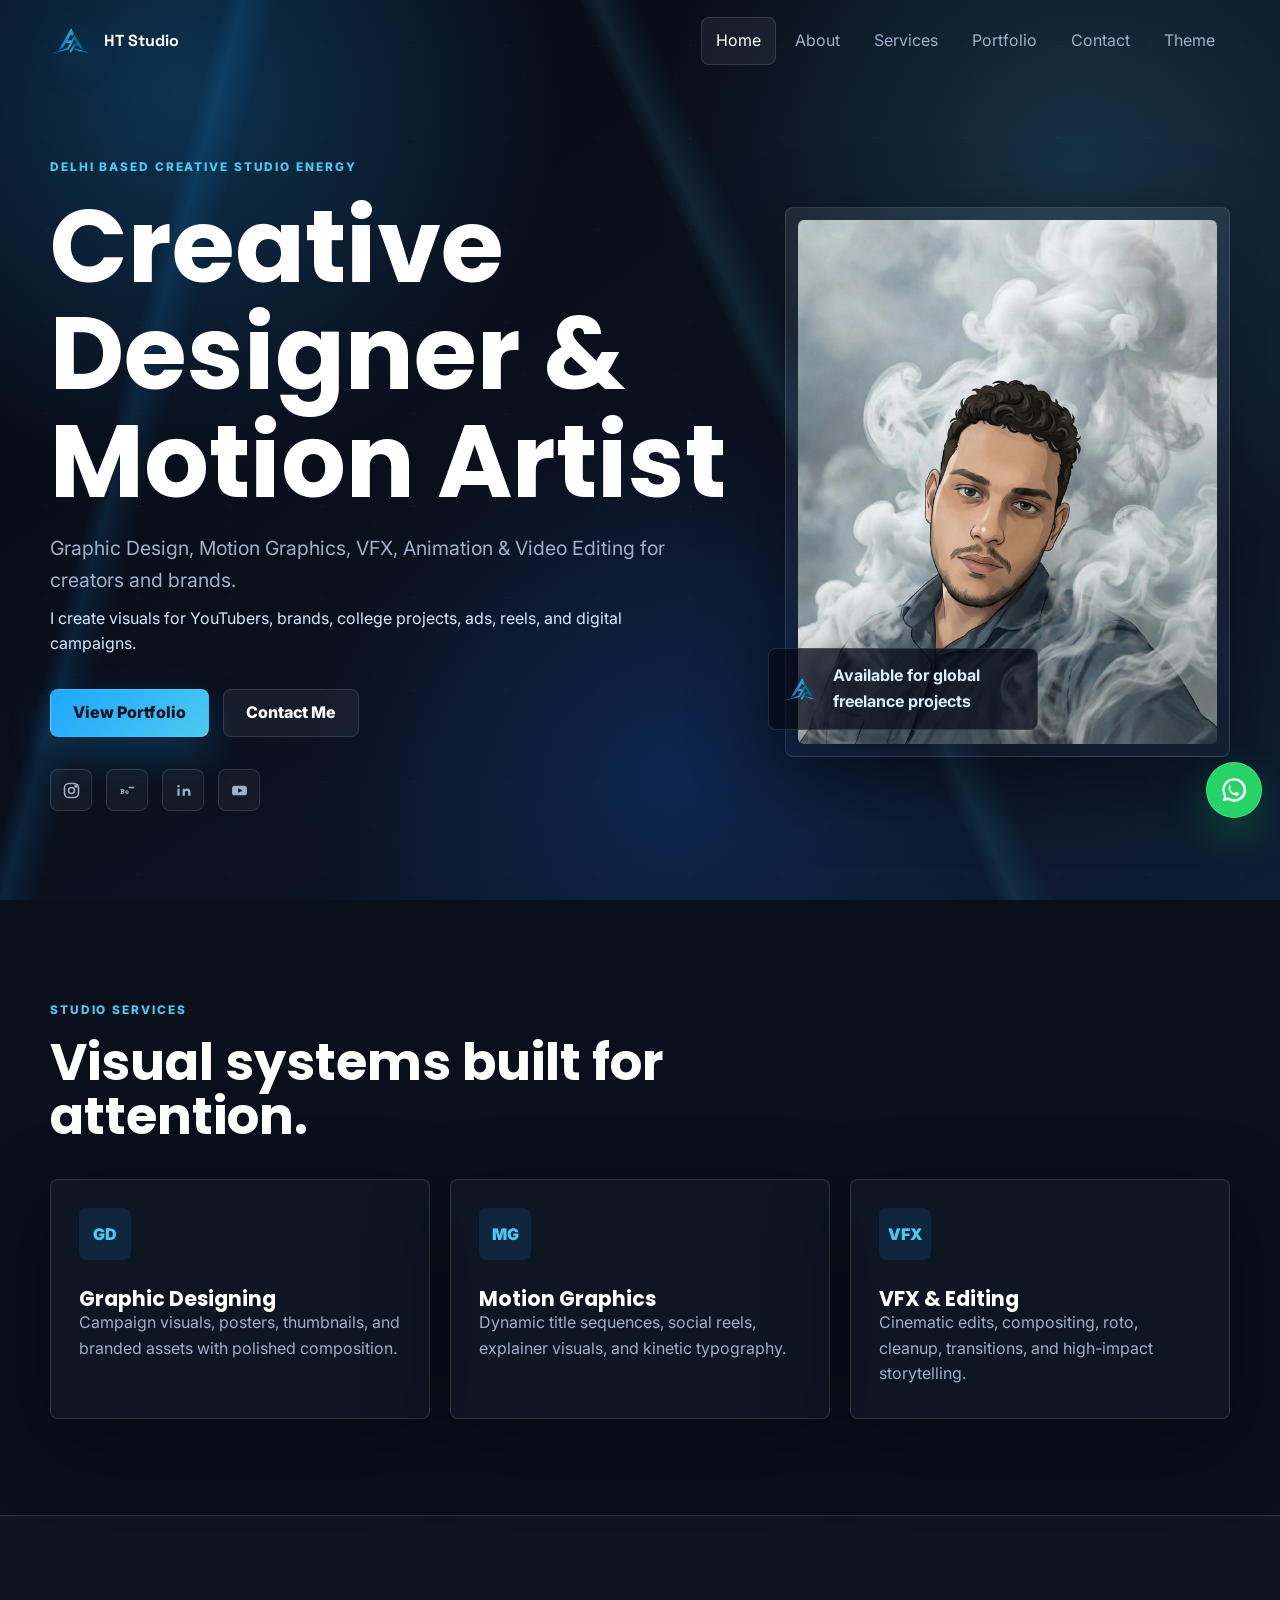
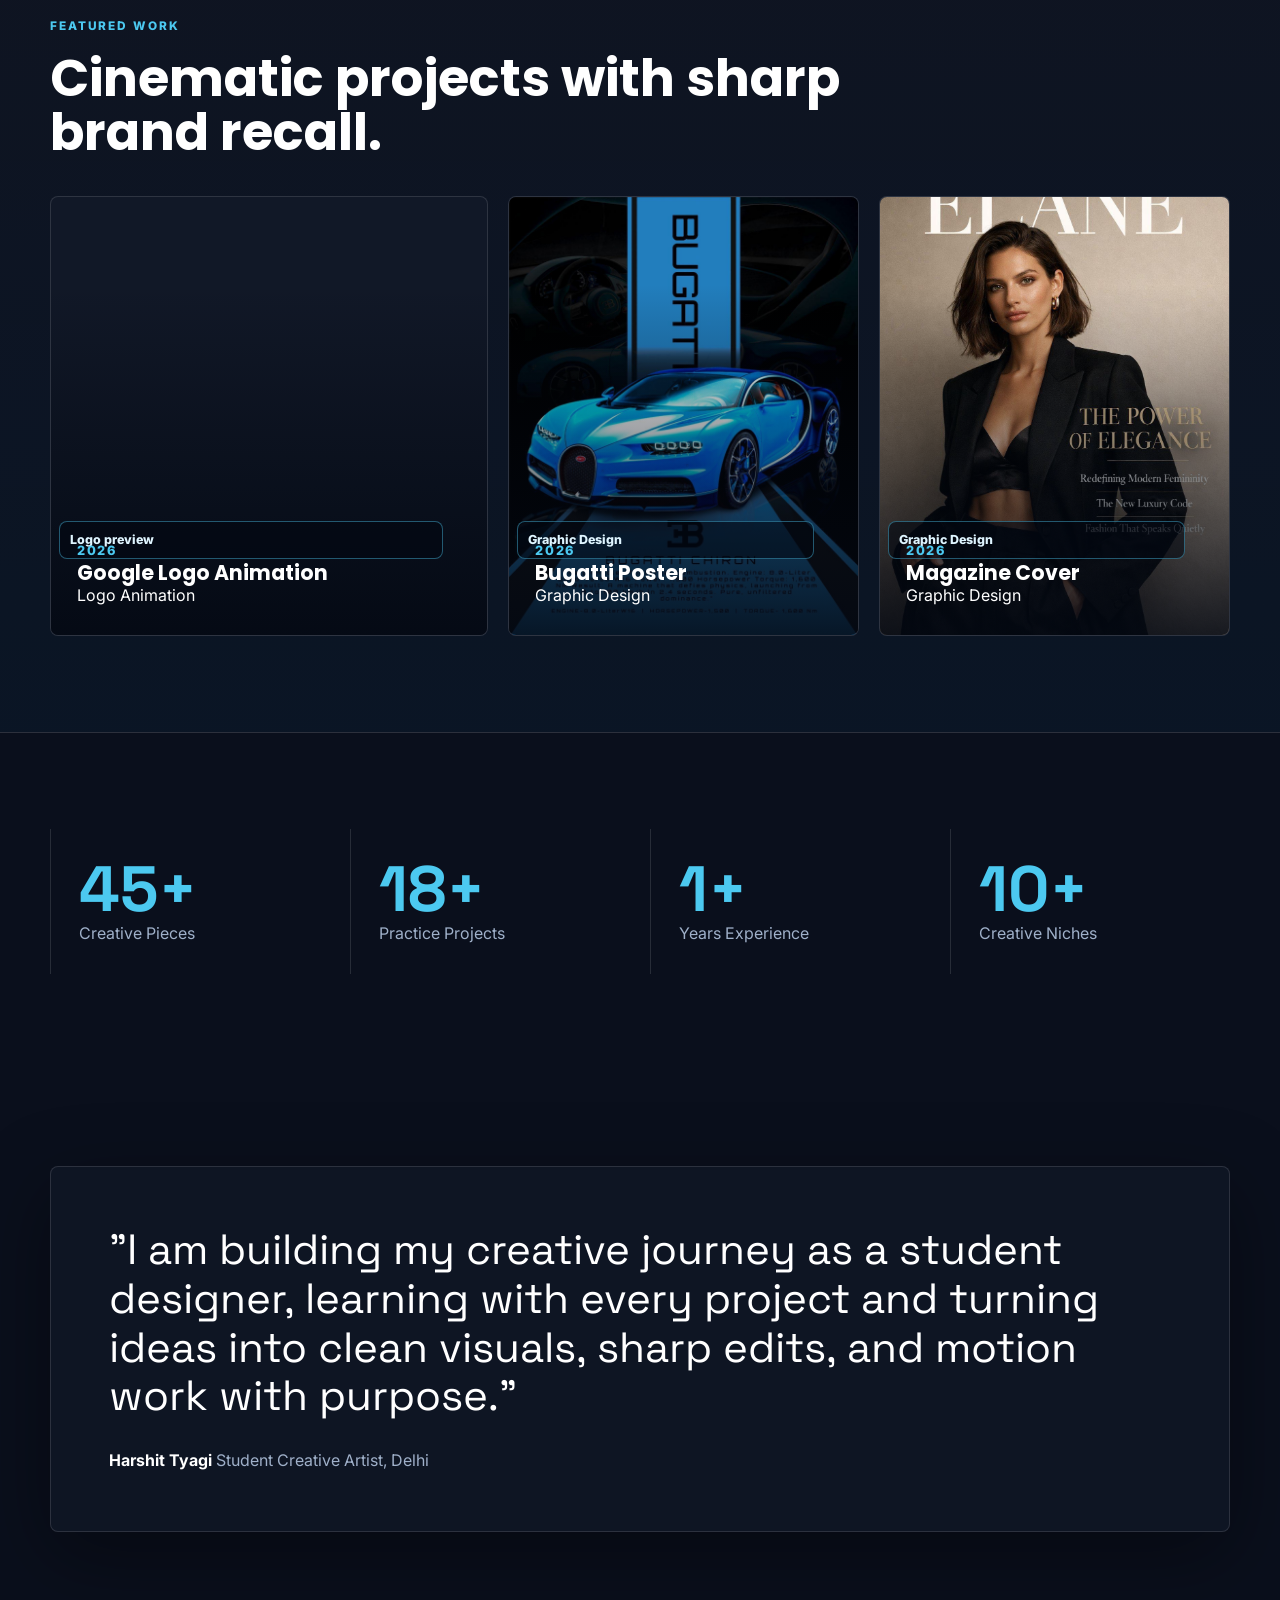
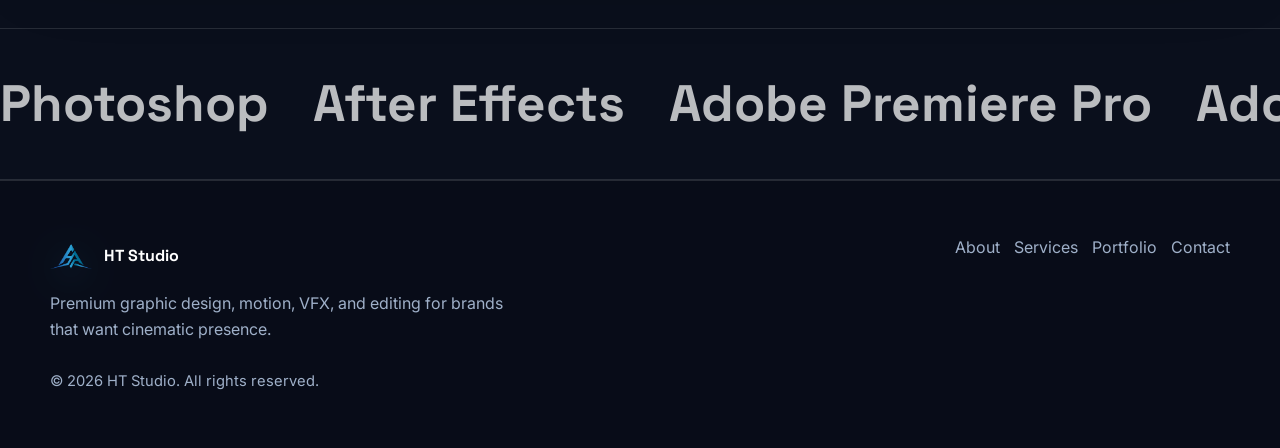
<file: index.html>
<!DOCTYPE html>
<html lang="en">
<head>
  <meta charset="UTF-8">
  <meta name="viewport" content="width=device-width, initial-scale=1.0">
  <meta name="description" content="HT Studio is a creative design and motion studio by Harshit Tyagi, specializing in graphic design, motion graphics, VFX, logo design, 2D animation, and video editing.">
  <meta name="keywords" content="HT Studio, Harshit Tyagi, graphic designer Delhi, motion graphics, VFX, video editor, logo designer, creative freelancer">
  <meta name="author" content="HT Studio">
  <title>HT Studio | Creative Design & Motion Studio</title>
  <link rel="icon" type="image/png" href="assets/images/logo.png">
  <link rel="apple-touch-icon" href="assets/images/logo.png">
  <meta property="og:type" content="website">
  <meta property="og:title" content="HT Studio | Creative Design & Motion Studio">
  <meta property="og:description" content="Graphic design, motion graphics, VFX, animation, and video editing for creators, brands, college projects, ads, reels, and digital campaigns.">
  <meta property="og:image" content="assets/images/profile.jpg">
  <meta name="twitter:card" content="summary_large_image">
  <meta name="twitter:title" content="HT Studio | Creative Design & Motion Studio">
  <meta name="twitter:description" content="Graphic design, motion graphics, VFX, animation, and video editing for creators and brands.">
  <meta name="twitter:image" content="assets/images/profile.jpg">
  <link rel="preconnect" href="https://fonts.googleapis.com">
  <link rel="preconnect" href="https://fonts.gstatic.com" crossorigin>
  <link href="https://fonts.googleapis.com/css2?family=Inter:wght@400;500;600;700;800&family=Poppins:wght@600;700;800&family=Space+Grotesk:wght@500;600;700&display=swap" rel="stylesheet">
  <link rel="stylesheet" href="css/style.css">
</head>
<body data-page="home">
  <div class="page-loader" aria-hidden="true"><span></span></div>

  <header class="site-header" id="siteHeader">
    <nav class="navbar container" aria-label="Primary navigation">
      <a class="brand" href="index.html" aria-label="HT Studio home">
        <!-- Replace assets/images/logo.png with your final logo if needed. -->
        <img src="assets/images/logo.png" alt="HT Studio logo" loading="eager">
        <span>HT Studio</span>
      </a>
      <button class="nav-toggle" id="navToggle" aria-label="Open menu" aria-expanded="false">
        <span></span><span></span><span></span>
      </button>
      <div class="nav-links" id="navLinks">
        <a href="index.html" class="active">Home</a>
        <a href="about.html">About</a>
        <a href="services.html">Services</a>
        <a href="portfolio.html">Portfolio</a>
        <a href="contact.html">Contact</a>
        <button class="theme-toggle" id="themeToggle" aria-label="Toggle theme">Theme</button>
      </div>
    </nav>
  </header>

  <main>
    <section class="hero section-bg">
      <div class="ambient-lines" aria-hidden="true"></div>
      <div class="particles" aria-hidden="true"></div>
      <div class="container hero-grid">
        <div class="hero-copy reveal">
          <span class="eyebrow">Delhi based creative studio energy</span>
          <h1 class="text-reveal">Creative Designer & Motion Artist</h1>
          <p class="hero-subtitle">Graphic Design, Motion Graphics, VFX, Animation & Video Editing for creators and brands.</p>
          <p class="hero-support">I create visuals for YouTubers, brands, college projects, ads, reels, and digital campaigns.</p>
          <div class="hero-actions">
            <a class="btn btn-primary magnetic" href="portfolio.html">View Portfolio</a>
            <a class="btn btn-ghost magnetic" href="contact.html">Contact Me</a>
          </div>
          <div class="social-row" aria-label="Social links">
            <a href="https://www.instagram.com/harshit_tyagi_071/?hl=en" target="_blank" rel="noreferrer" aria-label="Instagram"><svg viewBox="0 0 24 24" aria-hidden="true"><rect x="4" y="4" width="16" height="16" rx="5"></rect><circle cx="12" cy="12" r="3.4"></circle><circle cx="17" cy="7" r="1"></circle></svg></a>
            <a href="https://www.behance.net/harshittyagi071" target="_blank" rel="noreferrer" aria-label="Behance"><svg viewBox="0 0 24 24" aria-hidden="true"><text x="3" y="15.5">Be</text><path d="M14 8.5h5"></path></svg></a>
            <a href="https://www.linkedin.com/in/harshit-tyagi-397aa235b/" target="_blank" rel="noreferrer" aria-label="LinkedIn"><svg viewBox="0 0 24 24" aria-hidden="true"><circle cx="6.3" cy="7" r="1.4"></circle><path d="M5 10h2.6v8H5zM11 10h2.5v1.2c.6-.8 1.5-1.4 2.8-1.4 2.2 0 3.7 1.5 3.7 4.2v4h-2.6v-3.6c0-1.4-.7-2.2-1.8-2.2s-2 .8-2 2.2V18H11z"></path></svg></a>
            <a href="https://www.youtube.com/@HarshitTyagi-071" target="_blank" rel="noreferrer" aria-label="YouTube"><svg viewBox="0 0 24 24" aria-hidden="true"><rect x="3.5" y="6.5" width="17" height="11" rx="3"></rect><path d="M10.5 9.5l5 2.5-5 2.5z"></path></svg></a>
          </div>
        </div>
        <div class="hero-visual reveal delay-1">
          <div class="profile-frame">
            <!-- Replace assets/images/profile.jpg with an updated profile image when needed. -->
            <img src="assets/images/profile.jpg" alt="Portrait of Harshit Tyagi" loading="eager">
            <div class="profile-card">
              <img src="assets/images/logo.png" alt="" loading="lazy">
              <span>Available for global freelance projects</span>
            </div>
          </div>
        </div>
      </div>
    </section>

    <section class="section container">
      <div class="section-head reveal">
        <span class="eyebrow">Studio services</span>
        <h2>Visual systems built for attention.</h2>
      </div>
      <div class="card-grid service-preview">
        <article class="glass-card reveal">
          <span class="card-icon">GD</span>
          <h3>Graphic Designing</h3>
          <p>Campaign visuals, posters, thumbnails, and branded assets with polished composition.</p>
        </article>
        <article class="glass-card reveal delay-1">
          <span class="card-icon">MG</span>
          <h3>Motion Graphics</h3>
          <p>Dynamic title sequences, social reels, explainer visuals, and kinetic typography.</p>
        </article>
        <article class="glass-card reveal delay-2">
          <span class="card-icon">VFX</span>
          <h3>VFX & Editing</h3>
          <p>Cinematic edits, compositing, roto, cleanup, transitions, and high-impact storytelling.</p>
        </article>
      </div>
    </section>

    <section class="section section-split">
      <div class="container">
        <div class="section-head reveal">
          <span class="eyebrow">Featured work</span>
          <h2>Cinematic projects with sharp brand recall.</h2>
        </div>
        <div class="project-strip">
          <a class="project-card reveal" href="portfolio.html" style="--img:url('https://i.ytimg.com/vi/6RYFSTgw2TU/hqdefault.jpg')">
            <div class="play-chip">Logo preview</div>
            <span>2026</span>
            <h3>Google Logo Animation</h3>
            <p>Logo Animation</p>
          </a>
          <a class="project-card reveal delay-1" href="portfolio.html">
            <img src="assets/images/graphic-design/graphic-bugatti-poster.jpg" alt="Bugatti Poster" style="position:absolute;inset:0;width:100%;height:100%;object-fit:cover;z-index:0;">
            <div style="position:absolute;inset:0;background:linear-gradient(180deg,transparent 20%,rgba(3,8,18,0.88));z-index:1;"></div>
            <div class="play-chip" style="z-index:2;">Graphic Design</div>
            <span style="z-index:2;">2026</span>
            <h3 style="z-index:2;">Bugatti Poster</h3>
            <p style="z-index:2;">Graphic Design</p>
          </a>
          <a class="project-card reveal delay-2" href="portfolio.html">
            <img src="assets/images/graphic-design/graphic-fashion-magazine-cover.jpg" alt="Magazine Cover" style="position:absolute;inset:0;width:100%;height:100%;object-fit:cover;z-index:0;">
            <div style="position:absolute;inset:0;background:linear-gradient(180deg,transparent 20%,rgba(3,8,18,0.88));z-index:1;"></div>
            <div class="play-chip" style="z-index:2;">Graphic Design</div>
            <span style="z-index:2;">2026</span>
            <h3 style="z-index:2;">Magazine Cover</h3>
            <p style="z-index:2;">Graphic Design</p>
          </a>
        </div>
      </div>
    </section>

    <section class="section container">
      <div class="stats-grid">
        <div class="stat reveal"><strong data-count="50">0</strong><span>Creative Pieces</span></div>
        <div class="stat reveal delay-1"><strong data-count="20">0</strong><span>Practice Projects</span></div>
        <div class="stat reveal delay-2"><strong data-count="2">0</strong><span>Years Experience</span></div>
        <div class="stat reveal delay-3"><strong data-count="12">0</strong><span>Creative Niches</span></div>
      </div>
    </section>

    <section class="section container">
      <div class="testimonial reveal">
        <p>"I am building my creative journey as a student designer, learning with every project and turning ideas into clean visuals, sharp edits, and motion work with purpose."</p>
        <div>
          <strong>Harshit Tyagi</strong>
          <span>Student Creative Artist, Delhi</span>
        </div>
      </div>
    </section>

    <section class="marquee-section" aria-label="Tools and skills">
      <div class="marquee">
        <div class="marquee-track">
          <span>Photoshop</span><span>After Effects</span><span>Adobe Premiere Pro</span><span>Adobe Animate</span><span>Canva</span><span>Affinity</span><span>Illustrator</span><span>Maya</span><span>DaVinci Resolve</span>
          <span>Photoshop</span><span>After Effects</span><span>Adobe Premiere Pro</span><span>Adobe Animate</span><span>Canva</span><span>Affinity</span><span>Illustrator</span><span>Maya</span><span>DaVinci Resolve</span>
        </div>
      </div>
    </section>
  </main>

  <footer class="site-footer">
    <div class="container footer-grid">
      <div>
        <a class="brand footer-brand" href="index.html"><img src="assets/images/logo.png" alt="">HT Studio</a>
        <p>Premium graphic design, motion, VFX, and editing for brands that want cinematic presence.</p>
      </div>
      <div class="footer-links">
        <a href="about.html">About</a>
        <a href="services.html">Services</a>
        <a href="portfolio.html">Portfolio</a>
        <a href="contact.html">Contact</a>
      </div>
      <p class="copyright">© 2026 HT Studio. All rights reserved.</p>
    </div>
  </footer>

  <button class="back-to-top" id="backToTop" aria-label="Back to top">Top</button>
  <script type="module" src="js/script.js"></script>
</body>
</html>
</file>
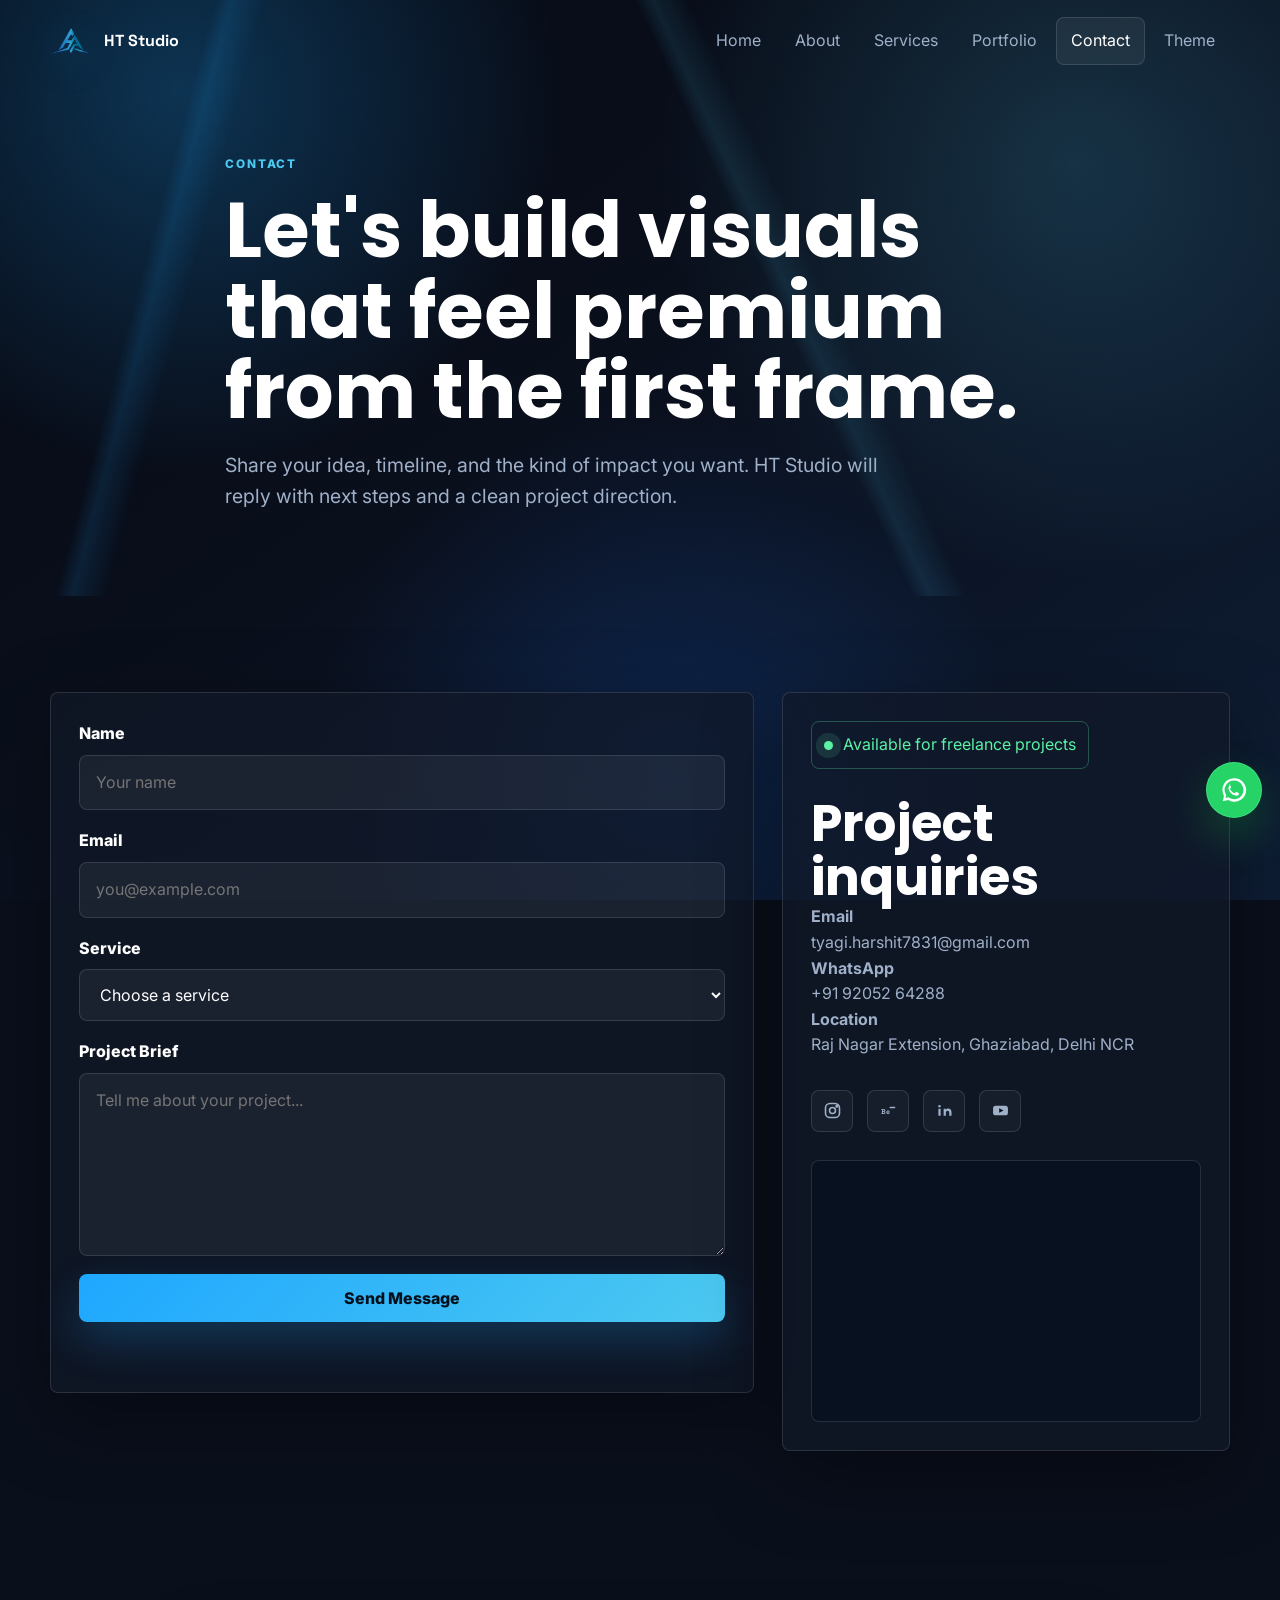
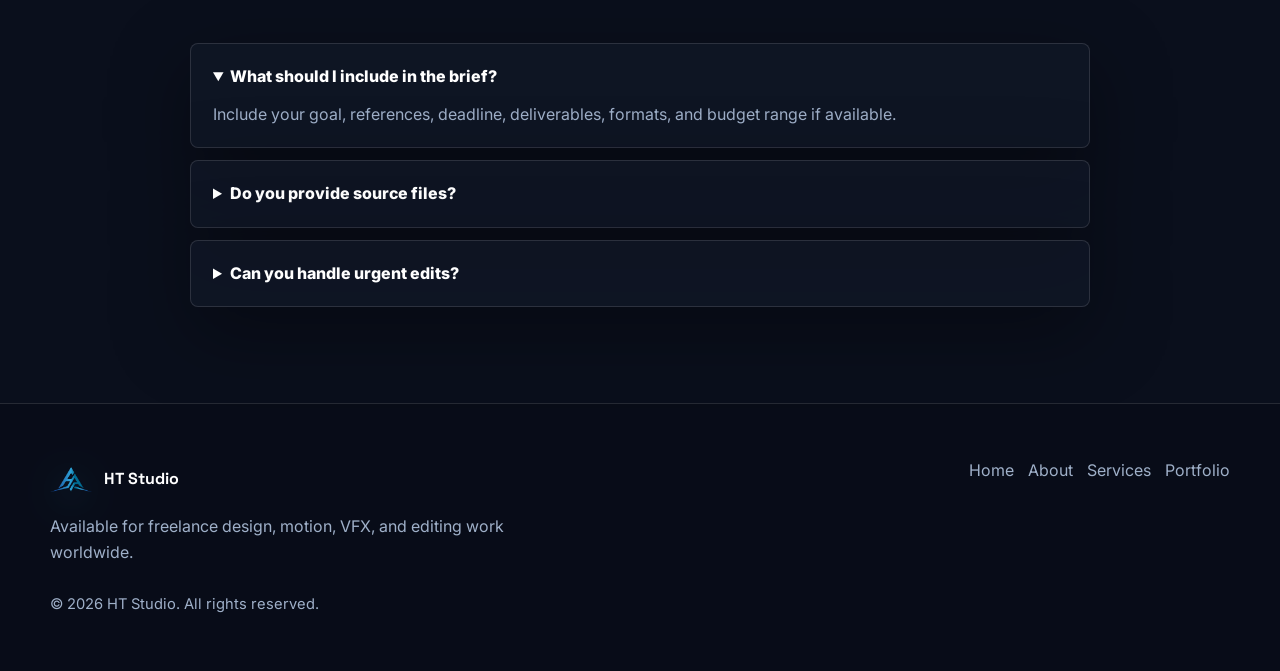
<file: contact.html>
<!DOCTYPE html>
<html lang="en">
<head>
  <meta charset="UTF-8">
  <meta name="viewport" content="width=device-width, initial-scale=1.0">
  <meta name="description" content="Contact HT Studio for graphic design, logo design, motion graphics, VFX, animation, and video editing projects.">
  <title>Contact | HT Studio</title>
  <link rel="icon" type="image/png" href="assets/images/logo.png">
  <link rel="apple-touch-icon" href="assets/images/logo.png">
  <meta property="og:type" content="website">
  <meta property="og:title" content="Contact | HT Studio">
  <meta property="og:description" content="Contact HT Studio for graphic design, motion graphics, VFX, animation, and video editing projects.">
  <meta property="og:image" content="assets/images/profile.jpg">
  <meta name="twitter:card" content="summary_large_image">
  <meta name="twitter:title" content="Contact | HT Studio">
  <meta name="twitter:description" content="Start a creative project with HT Studio.">
  <meta name="twitter:image" content="assets/images/profile.jpg">
  <link rel="preconnect" href="https://fonts.googleapis.com"><link rel="preconnect" href="https://fonts.gstatic.com" crossorigin>
  <link href="https://fonts.googleapis.com/css2?family=Inter:wght@400;500;600;700;800&family=Poppins:wght@600;700;800&family=Space+Grotesk:wght@500;600;700&display=swap" rel="stylesheet">
  <link rel="stylesheet" href="css/style.css">
</head>
<body data-page="contact">
  <div class="page-loader" aria-hidden="true"><span></span></div>
  <header class="site-header" id="siteHeader"><nav class="navbar container"><a class="brand" href="index.html"><img src="assets/images/logo.png" alt="HT Studio logo"><span>HT Studio</span></a><button class="nav-toggle" id="navToggle" aria-label="Open menu" aria-expanded="false"><span></span><span></span><span></span></button><div class="nav-links" id="navLinks"><a href="index.html">Home</a><a href="about.html">About</a><a href="services.html">Services</a><a href="portfolio.html">Portfolio</a><a href="contact.html" class="active">Contact</a><button class="theme-toggle" id="themeToggle" aria-label="Toggle theme">Theme</button></div></nav></header>
  <main>
    <section class="page-hero section-bg"><div class="ambient-lines"></div><div class="container narrow reveal"><span class="eyebrow">Contact</span><h1>Let's build visuals that feel premium from the first frame.</h1><p>Share your idea, timeline, and the kind of impact you want. HT Studio will reply with next steps and a clean project direction.</p></div></section>
    <section class="section container contact-grid">
      <form class="contact-form reveal" id="contactForm" action="https://formspree.io/f/xredebel" method="POST" novalidate>
        <div class="form-row"><label for="name">Name</label><input id="name" name="name" type="text" placeholder="Your name" required></div>
        <div class="form-row"><label for="email">Email</label><input id="email" name="email" type="email" placeholder="you@example.com" required></div>
        <div class="form-row"><label for="service">Service</label><select id="service" name="service" required><option value="">Choose a service</option><option>Graphic Design</option><option>Logo Design</option><option>Motion Graphics</option><option>2D Animation</option><option>Video Editing</option><option>VFX Editing</option></select></div>
        <div class="form-row"><label for="message">Project Brief</label><textarea id="message" name="message" rows="6" placeholder="Tell me about your project..." required></textarea></div>
        <button class="btn btn-primary submit-btn" type="submit">Send Message</button>
        <p class="form-status" id="formStatus" role="status"></p>
      </form>
      <aside class="contact-panel reveal delay-1">
        <div class="availability"><span></span> Available for freelance projects</div>
        <h2>Project inquiries</h2>
        <p><strong>Email</strong><br><a href="mailto:tyagi.harshit7831@gmail.com">tyagi.harshit7831@gmail.com</a></p>
        <p><strong>WhatsApp</strong><br><a href="https://wa.me/919205264288?text=Hi%20HT%20Studio%2C%20I%20saw%20your%20portfolio%20website%20and%20want%20to%20discuss%20a%20creative%20project." target="_blank" rel="noreferrer">+91 92052 64288</a></p>
        <p><strong>Location</strong><br>Raj Nagar Extension, Ghaziabad, Delhi NCR</p>
        <div class="social-row"><a href="https://www.instagram.com/harshit_tyagi_071/?hl=en" target="_blank" rel="noreferrer" aria-label="Instagram"><svg viewBox="0 0 24 24" aria-hidden="true"><rect x="4" y="4" width="16" height="16" rx="5"></rect><circle cx="12" cy="12" r="3.4"></circle><circle cx="17" cy="7" r="1"></circle></svg></a><a href="https://www.behance.net/harshittyagi071" target="_blank" rel="noreferrer" aria-label="Behance"><svg viewBox="0 0 24 24" aria-hidden="true"><text x="3" y="15.5">Be</text><path d="M14 8.5h5"></path></svg></a><a href="https://www.linkedin.com/in/harshit-tyagi-397aa235b/" target="_blank" rel="noreferrer" aria-label="LinkedIn"><svg viewBox="0 0 24 24" aria-hidden="true"><circle cx="6.3" cy="7" r="1.4"></circle><path d="M5 10h2.6v8H5zM11 10h2.5v1.2c.6-.8 1.5-1.4 2.8-1.4 2.2 0 3.7 1.5 3.7 4.2v4h-2.6v-3.6c0-1.4-.7-2.2-1.8-2.2s-2 .8-2 2.2V18H11z"></path></svg></a><a href="https://www.youtube.com/@HarshitTyagi-071" target="_blank" rel="noreferrer" aria-label="YouTube"><svg viewBox="0 0 24 24" aria-hidden="true"><rect x="3.5" y="6.5" width="17" height="11" rx="3"></rect><path d="M10.5 9.5l5 2.5-5 2.5z"></path></svg></a></div>
        <div class="map-placeholder map-embed" aria-label="Map showing Raj Nagar Extension, Ghaziabad">
          <iframe src="https://www.google.com/maps/embed?pb=!1m18!1m12!1m3!1d18463.169120971295!2d77.42196586155596!3d28.706519178791673!2m3!1f0!2f0!3f0!3m2!1i1024!2i768!4f13.1!3m3!1m2!1s0x390cf100d815bccd%3A0x7367b6a569a08f16!2sRaj%20Nagar%20Extension%2C%20Ghaziabad%2C%20Uttar%20Pradesh%20201003!5e1!3m2!1sen!2sin!4v1779207053434!5m2!1sen!2sin" allowfullscreen loading="lazy" referrerpolicy="no-referrer-when-downgrade" title="Raj Nagar Extension, Ghaziabad map"></iframe>
        </div>
      </aside>
    </section>
    <section class="section container faq-list mini-faq reveal">
      <details open><summary>What should I include in the brief?</summary><p>Include your goal, references, deadline, deliverables, formats, and budget range if available.</p></details>
      <details><summary>Do you provide source files?</summary><p>Source files can be included depending on the project scope and final agreement.</p></details>
      <details><summary>Can you handle urgent edits?</summary><p>Rush projects are possible when availability allows. Share the deadline clearly in your message.</p></details>
    </section>
  </main>
  <footer class="site-footer"><div class="container footer-grid"><div><a class="brand footer-brand" href="index.html"><img src="assets/images/logo.png" alt="">HT Studio</a><p>Available for freelance design, motion, VFX, and editing work worldwide.</p></div><div class="footer-links"><a href="index.html">Home</a><a href="about.html">About</a><a href="services.html">Services</a><a href="portfolio.html">Portfolio</a></div><p class="copyright">© 2026 HT Studio. All rights reserved.</p></div></footer>
  <button class="back-to-top" id="backToTop" aria-label="Back to top">Top</button><script type="module" src="js/script.js"></script>
</body>
</html>
</file>
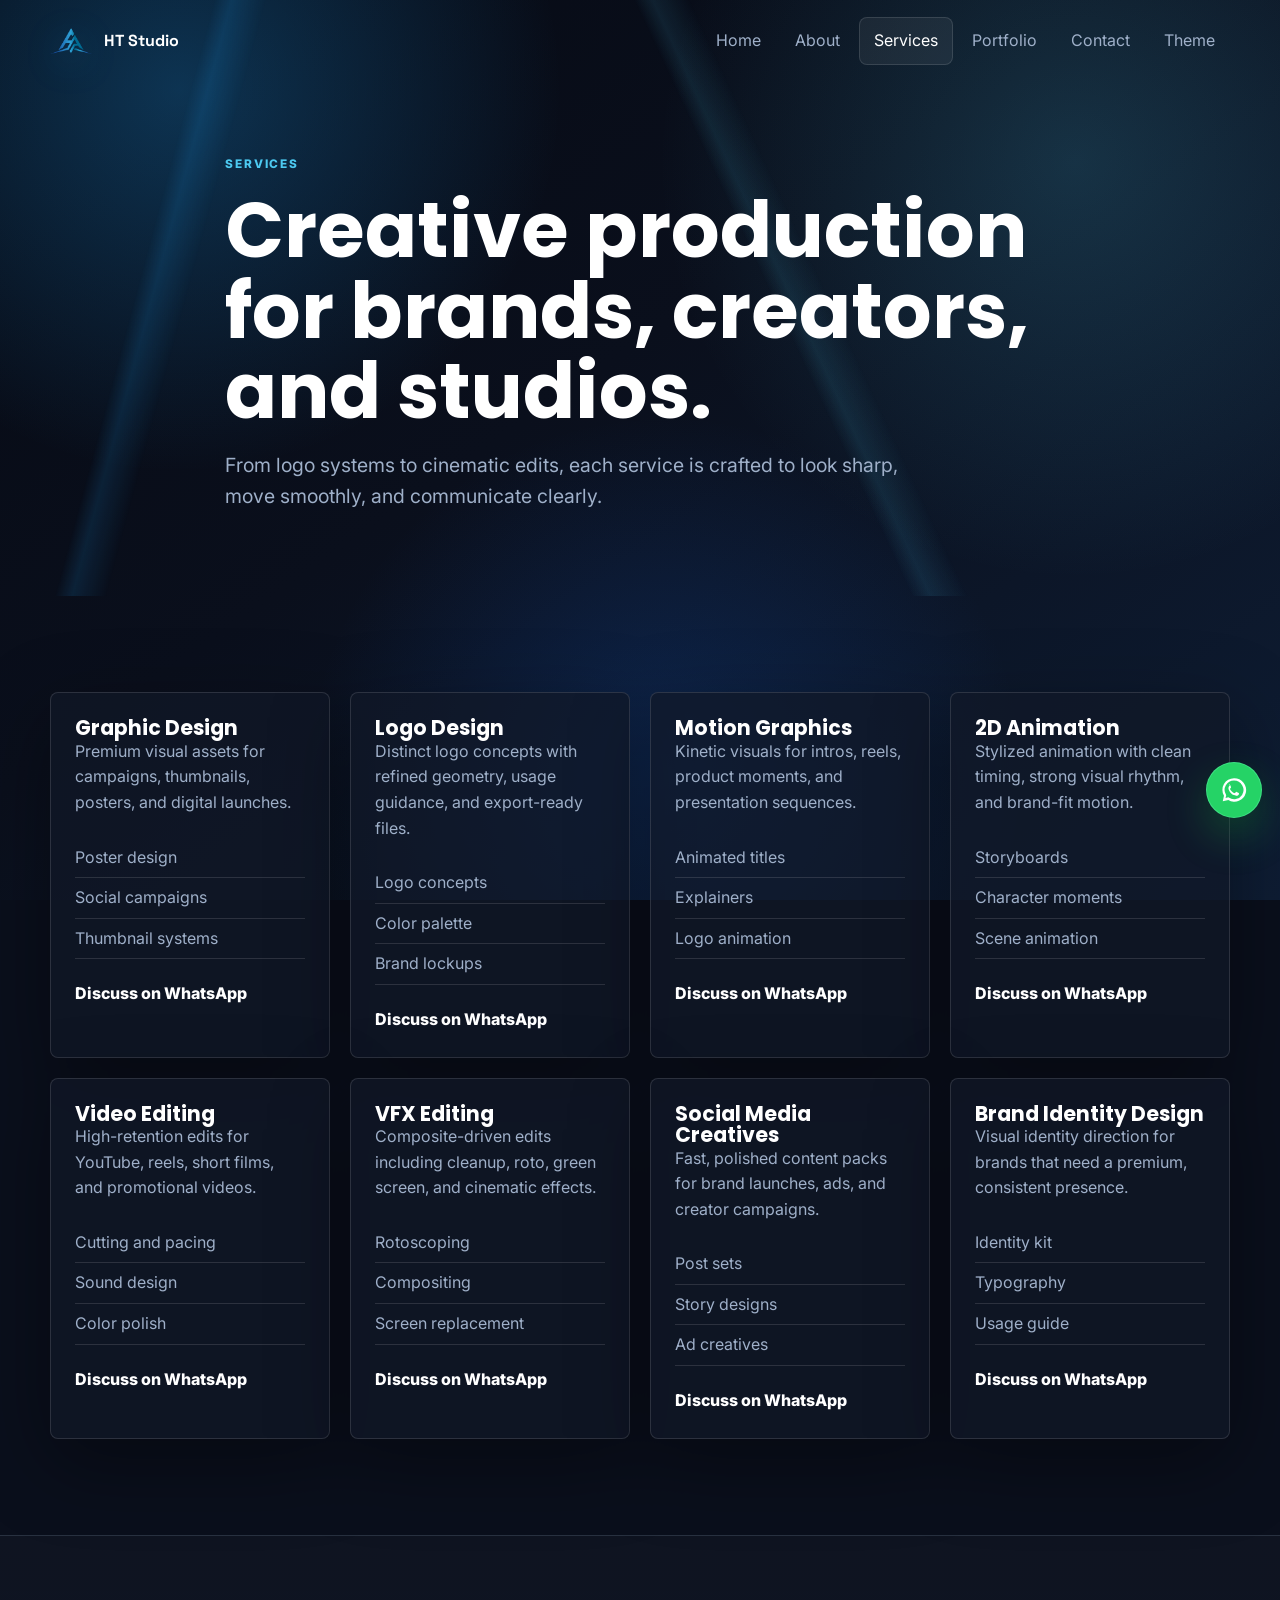
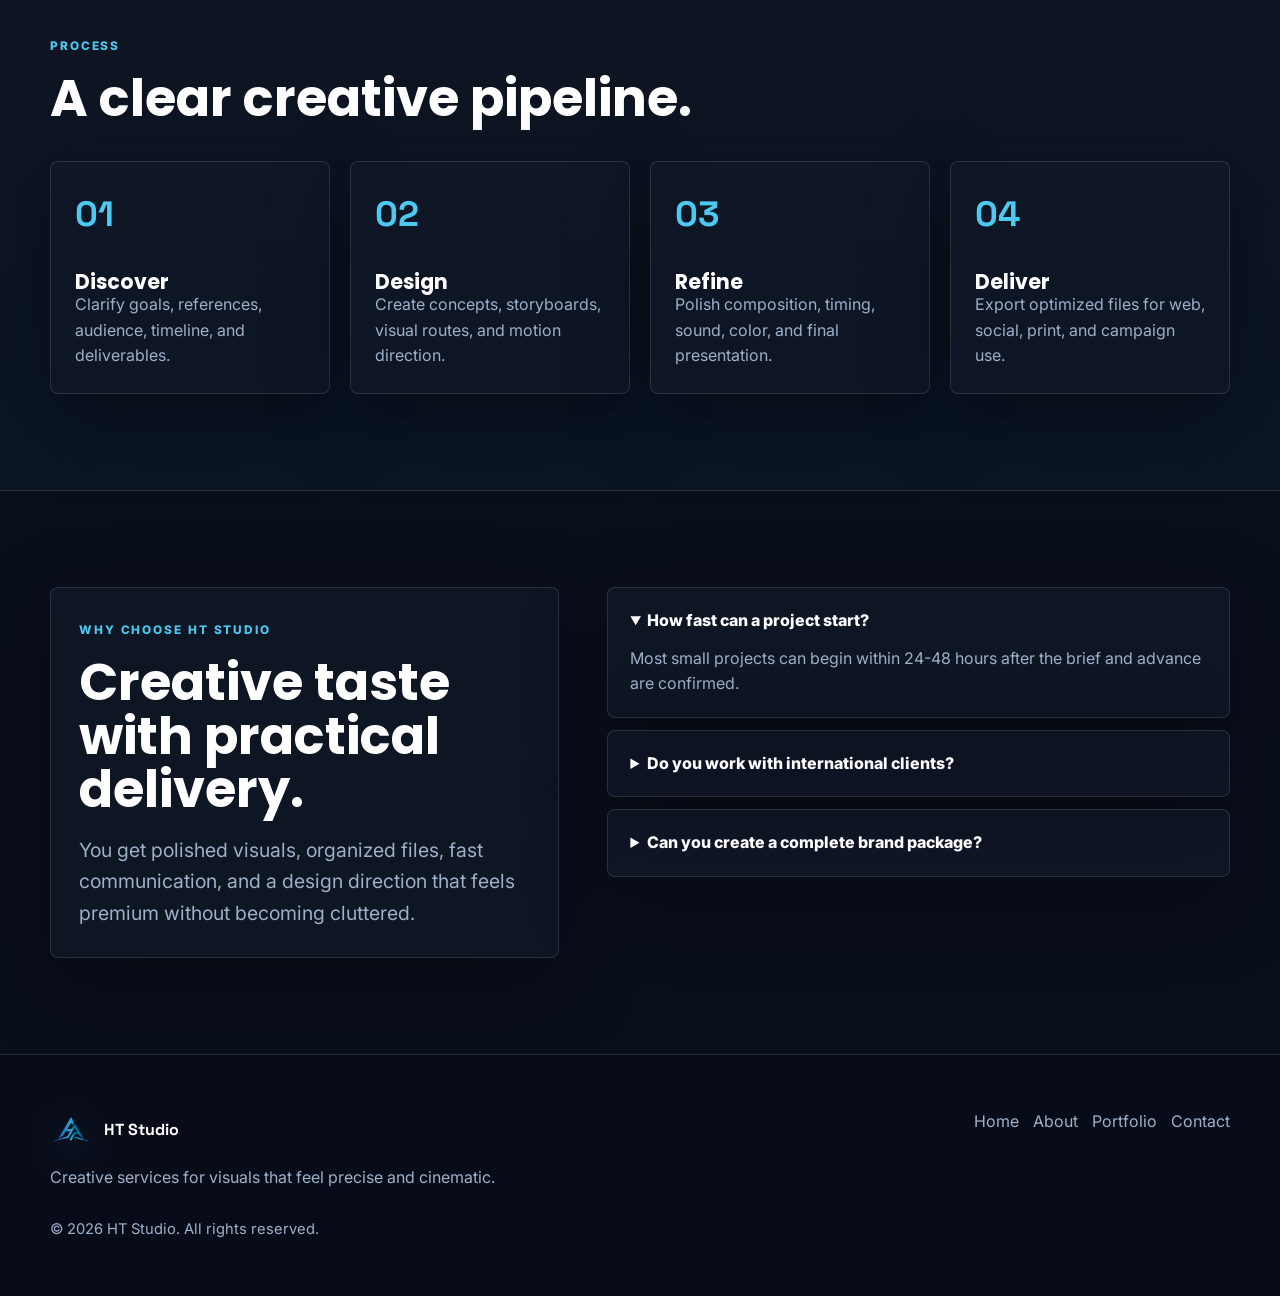
<file: services.html>
<!DOCTYPE html>
<html lang="en">
<head>
  <meta charset="UTF-8">
  <meta name="viewport" content="width=device-width, initial-scale=1.0">
  <meta name="description" content="Creative services by HT Studio including graphic design, logo design, motion graphics, 2D animation, VFX, social creatives, and brand identity design.">
  <title>Services | HT Studio</title>
  <link rel="icon" type="image/png" href="assets/images/logo.png">
  <link rel="apple-touch-icon" href="assets/images/logo.png">
  <meta property="og:type" content="website">
  <meta property="og:title" content="Services | HT Studio">
  <meta property="og:description" content="Graphic design, logo design, motion graphics, animation, video editing, and VFX services for creators and brands.">
  <meta property="og:image" content="assets/images/profile.jpg">
  <meta name="twitter:card" content="summary_large_image">
  <meta name="twitter:title" content="Services | HT Studio">
  <meta name="twitter:description" content="Creative services for creators, brands, ads, reels, and digital campaigns.">
  <meta name="twitter:image" content="assets/images/profile.jpg">
  <link rel="preconnect" href="https://fonts.googleapis.com"><link rel="preconnect" href="https://fonts.gstatic.com" crossorigin>
  <link href="https://fonts.googleapis.com/css2?family=Inter:wght@400;500;600;700;800&family=Poppins:wght@600;700;800&family=Space+Grotesk:wght@500;600;700&display=swap" rel="stylesheet">
  <link rel="stylesheet" href="css/style.css">
</head>
<body data-page="services">
  <div class="page-loader" aria-hidden="true"><span></span></div>
  <header class="site-header" id="siteHeader"><nav class="navbar container"><a class="brand" href="index.html"><img src="assets/images/logo.png" alt="HT Studio logo"><span>HT Studio</span></a><button class="nav-toggle" id="navToggle" aria-label="Open menu" aria-expanded="false"><span></span><span></span><span></span></button><div class="nav-links" id="navLinks"><a href="index.html">Home</a><a href="about.html">About</a><a href="services.html" class="active">Services</a><a href="portfolio.html">Portfolio</a><a href="contact.html">Contact</a><button class="theme-toggle" id="themeToggle" aria-label="Toggle theme">Theme</button></div></nav></header>
  <main>
    <section class="page-hero section-bg"><div class="ambient-lines"></div><div class="container narrow reveal"><span class="eyebrow">Services</span><h1>Creative production for brands, creators, and studios.</h1><p>From logo systems to cinematic edits, each service is crafted to look sharp, move smoothly, and communicate clearly.</p></div></section>
    <section class="section container">
      <div class="services-grid">
        <article class="service-card reveal"><h3>Graphic Design</h3><p>Premium visual assets for campaigns, thumbnails, posters, and digital launches.</p><ul><li>Poster design</li><li>Social campaigns</li><li>Thumbnail systems</li></ul><a href="https://wa.me/919205264288?text=Hi%20HT%20Studio%2C%20I%20saw%20your%20portfolio%20website%20and%20want%20to%20discuss%20a%20graphic%20design%20project." target="_blank" rel="noreferrer">Discuss on WhatsApp</a></article>
        <article class="service-card reveal delay-1"><h3>Logo Design</h3><p>Distinct logo concepts with refined geometry, usage guidance, and export-ready files.</p><ul><li>Logo concepts</li><li>Color palette</li><li>Brand lockups</li></ul><a href="https://wa.me/919205264288?text=Hi%20HT%20Studio%2C%20I%20saw%20your%20portfolio%20website%20and%20want%20to%20discuss%20a%20logo%20design%20project." target="_blank" rel="noreferrer">Discuss on WhatsApp</a></article>
        <article class="service-card reveal delay-2"><h3>Motion Graphics</h3><p>Kinetic visuals for intros, reels, product moments, and presentation sequences.</p><ul><li>Animated titles</li><li>Explainers</li><li>Logo animation</li></ul><a href="https://wa.me/919205264288?text=Hi%20HT%20Studio%2C%20I%20saw%20your%20portfolio%20website%20and%20want%20to%20discuss%20a%20motion%20graphics%20project." target="_blank" rel="noreferrer">Discuss on WhatsApp</a></article>
        <article class="service-card reveal"><h3>2D Animation</h3><p>Stylized animation with clean timing, strong visual rhythm, and brand-fit motion.</p><ul><li>Storyboards</li><li>Character moments</li><li>Scene animation</li></ul><a href="https://wa.me/919205264288?text=Hi%20HT%20Studio%2C%20I%20saw%20your%20portfolio%20website%20and%20want%20to%20discuss%20a%202D%20animation%20project." target="_blank" rel="noreferrer">Discuss on WhatsApp</a></article>
        <article class="service-card reveal delay-1"><h3>Video Editing</h3><p>High-retention edits for YouTube, reels, short films, and promotional videos.</p><ul><li>Cutting and pacing</li><li>Sound design</li><li>Color polish</li></ul><a href="https://wa.me/919205264288?text=Hi%20HT%20Studio%2C%20I%20saw%20your%20portfolio%20website%20and%20want%20to%20discuss%20a%20video%20editing%20project." target="_blank" rel="noreferrer">Discuss on WhatsApp</a></article>
        <article class="service-card reveal delay-2"><h3>VFX Editing</h3><p>Composite-driven edits including cleanup, roto, green screen, and cinematic effects.</p><ul><li>Rotoscoping</li><li>Compositing</li><li>Screen replacement</li></ul><a href="https://wa.me/919205264288?text=Hi%20HT%20Studio%2C%20I%20saw%20your%20portfolio%20website%20and%20want%20to%20discuss%20a%20VFX%20editing%20project." target="_blank" rel="noreferrer">Discuss on WhatsApp</a></article>
        <article class="service-card reveal"><h3>Social Media Creatives</h3><p>Fast, polished content packs for brand launches, ads, and creator campaigns.</p><ul><li>Post sets</li><li>Story designs</li><li>Ad creatives</li></ul><a href="https://wa.me/919205264288?text=Hi%20HT%20Studio%2C%20I%20saw%20your%20portfolio%20website%20and%20want%20to%20discuss%20social%20media%20creatives." target="_blank" rel="noreferrer">Discuss on WhatsApp</a></article>
        <article class="service-card reveal delay-1"><h3>Brand Identity Design</h3><p>Visual identity direction for brands that need a premium, consistent presence.</p><ul><li>Identity kit</li><li>Typography</li><li>Usage guide</li></ul><a href="https://wa.me/919205264288?text=Hi%20HT%20Studio%2C%20I%20saw%20your%20portfolio%20website%20and%20want%20to%20discuss%20a%20brand%20identity%20project." target="_blank" rel="noreferrer">Discuss on WhatsApp</a></article>
      </div>
    </section>
    <section class="section section-split"><div class="container"><div class="section-head reveal"><span class="eyebrow">Process</span><h2>A clear creative pipeline.</h2></div><div class="process-grid"><div class="process-step reveal"><span>01</span><h3>Discover</h3><p>Clarify goals, references, audience, timeline, and deliverables.</p></div><div class="process-step reveal delay-1"><span>02</span><h3>Design</h3><p>Create concepts, storyboards, visual routes, and motion direction.</p></div><div class="process-step reveal delay-2"><span>03</span><h3>Refine</h3><p>Polish composition, timing, sound, color, and final presentation.</p></div><div class="process-step reveal delay-3"><span>04</span><h3>Deliver</h3><p>Export optimized files for web, social, print, and campaign use.</p></div></div></div></section>
    <section class="section container two-column">
      <div class="why-panel reveal"><span class="eyebrow">Why choose HT Studio</span><h2>Creative taste with practical delivery.</h2><p>You get polished visuals, organized files, fast communication, and a design direction that feels premium without becoming cluttered.</p></div>
      <div class="faq-list reveal delay-1">
        <details open><summary>How fast can a project start?</summary><p>Most small projects can begin within 24-48 hours after the brief and advance are confirmed.</p></details>
        <details><summary>Do you work with international clients?</summary><p>Yes. Projects can be handled remotely with clear milestones, previews, and delivery links.</p></details>
        <details><summary>Can you create a complete brand package?</summary><p>Yes. Logo, colors, typography, social templates, motion assets, and usage guidelines can be bundled.</p></details>
      </div>
    </section>
  </main>
  <footer class="site-footer"><div class="container footer-grid"><div><a class="brand footer-brand" href="index.html"><img src="assets/images/logo.png" alt="">HT Studio</a><p>Creative services for visuals that feel precise and cinematic.</p></div><div class="footer-links"><a href="index.html">Home</a><a href="about.html">About</a><a href="portfolio.html">Portfolio</a><a href="contact.html">Contact</a></div><p class="copyright">© 2026 HT Studio. All rights reserved.</p></div></footer>
  <button class="back-to-top" id="backToTop" aria-label="Back to top">Top</button><script type="module" src="js/script.js"></script>
</body>
</html>
</file>
<file: css/style.css>
:root {
  --bg: #0a0f1c;
  --bg-soft: #111827;
  --panel: rgba(17, 24, 39, 0.72);
  --panel-strong: rgba(18, 28, 48, 0.94);
  --text: #ffffff;
  --muted: #9fb0c9;
  --line: rgba(255, 255, 255, 0.12);
  --accent: #1ea7ff;
  --accent-2: #4cc9f0;
  --success: #5cf2a6;
  --shadow: 0 24px 80px rgba(0, 0, 0, 0.38);
  --radius: 8px;
  --max: 1180px;
}

[data-theme="light"] {
  --bg: #f7fbff;
  --bg-soft: #eaf4ff;
  --panel: rgba(255, 255, 255, 0.78);
  --panel-strong: rgba(255, 255, 255, 0.96);
  --text: #07111f;
  --muted: #4d6078;
  --line: rgba(7, 17, 31, 0.12);
  --shadow: 0 24px 80px rgba(30, 87, 140, 0.15);
}

* { box-sizing: border-box; margin: 0; padding: 0; }
html { scroll-behavior: smooth; }
body {
  min-height: 100vh;
  background: var(--bg);
  color: var(--text);
  font-family: "Inter", system-ui, sans-serif;
  line-height: 1.6;
  overflow-x: hidden;
  transition: background 0.35s ease, color 0.35s ease;
}
body::before {
  content: "";
  position: fixed;
  inset: 0;
  z-index: -3;
  background:
    radial-gradient(circle at 14% 10%, rgba(30, 167, 255, 0.26), transparent 28%),
    radial-gradient(circle at 84% 18%, rgba(76, 201, 240, 0.18), transparent 32%),
    radial-gradient(circle at 52% 86%, rgba(19, 83, 184, 0.28), transparent 35%),
    linear-gradient(145deg, #060a14 0%, var(--bg) 44%, #0e1d34 100%);
}
a { color: inherit; text-decoration: none; }
img { display: block; max-width: 100%; }
button, input, select, textarea { font: inherit; }
.container { width: min(var(--max), calc(100% - 40px)); margin-inline: auto; }
.narrow { max-width: 830px; }
.section { padding: 96px 0; }
.section-bg { position: relative; overflow: hidden; isolation: isolate; }
.ambient-lines {
  position: absolute;
  inset: -15% -10%;
  z-index: -2;
  background: linear-gradient(105deg, transparent 0 21%, rgba(30, 167, 255, 0.13) 22%, transparent 24% 100%), linear-gradient(65deg, transparent 0 57%, rgba(76, 201, 240, 0.11) 58%, transparent 60% 100%);
  animation: none;
}
.particles {
  position: absolute;
  inset: 0;
  z-index: -1;
  background-image: radial-gradient(circle, rgba(255, 255, 255, 0.22) 1px, transparent 1px), radial-gradient(circle, rgba(30, 167, 255, 0.28) 1px, transparent 1px);
  background-size: 92px 92px, 150px 150px;
  opacity: 0.16;
  animation: none;
}
.site-header {
  position: fixed;
  top: 0;
  width: 100%;
  z-index: 50;
  border-bottom: 1px solid transparent;
  transition: background 0.3s ease, border-color 0.3s ease;
}
.site-header.scrolled {
  background: rgba(6, 11, 22, 0.54);
  border-color: rgba(255, 255, 255, 0.16);
  box-shadow: 0 18px 54px rgba(0, 0, 0, 0.22);
  backdrop-filter: blur(18px) saturate(150%);
  -webkit-backdrop-filter: blur(18px) saturate(150%);
}
[data-theme="light"] .site-header.scrolled {
  background: rgba(255, 255, 255, 0.58);
  border-color: rgba(7, 17, 31, 0.12);
}
.navbar { min-height: 82px; display: flex; align-items: center; justify-content: space-between; gap: 24px; }
.brand { display: inline-flex; align-items: center; gap: 12px; font-family: "Space Grotesk", sans-serif; font-weight: 700; }
.brand img { width: 42px; height: 42px; object-fit: contain; background: transparent; mix-blend-mode: normal; filter: drop-shadow(0 8px 18px rgba(30, 167, 255, 0.28)); }
.nav-links { display: flex; align-items: center; gap: 4px; }
.nav-links a, .theme-toggle {
  color: var(--muted);
  padding: 10px 14px;
  border-radius: var(--radius);
  border: 1px solid transparent;
  background: transparent;
  cursor: pointer;
  transition: color 0.25s ease, border-color 0.25s ease, background 0.25s ease;
}
.nav-links a:hover, .nav-links a.active, .theme-toggle:hover { color: var(--text); border-color: var(--line); background: rgba(255, 255, 255, 0.06); }
.nav-toggle { display: none; width: 44px; height: 44px; border: 1px solid var(--line); border-radius: var(--radius); background: var(--panel); }
.nav-toggle span { display: block; width: 18px; height: 2px; margin: 4px auto; background: var(--text); transition: transform 0.25s ease, opacity 0.25s ease; }
.hero { min-height: 100vh; padding: 136px 0 72px; display: flex; align-items: center; }
.hero-grid, .page-hero-grid { display: grid; grid-template-columns: minmax(0, 1.1fr) minmax(300px, 0.72fr); align-items: center; gap: 56px; }
.eyebrow { display: inline-flex; color: var(--accent-2); text-transform: uppercase; letter-spacing: 0.16em; font-size: 0.74rem; font-weight: 800; margin-bottom: 16px; }
h1, h2, h3 { font-family: "Poppins", sans-serif; line-height: 1.05; }
h1 { font-size: clamp(3.1rem, 8vw, 7.9rem); max-width: 960px; }
h2 { font-size: clamp(2rem, 4vw, 4.35rem); }
h3 { font-size: 1.28rem; }
.hero-subtitle, .hero-support, .page-hero p, .bio-copy p, .philosophy p, .why-panel p { color: var(--muted); font-size: clamp(1rem, 1.6vw, 1.22rem); max-width: 680px; margin-top: 18px; }
.hero-support {
  max-width: 620px;
  margin-top: 10px;
  color: #d8e8ff;
  font-size: 1rem;
}
[data-theme="light"] .hero-support { color: #243b58; }
.hero-actions, .social-row { display: flex; flex-wrap: wrap; gap: 14px; margin-top: 32px; }
.btn {
  display: inline-flex;
  align-items: center;
  justify-content: center;
  min-height: 48px;
  padding: 0 22px;
  border-radius: var(--radius);
  font-weight: 800;
  border: 1px solid var(--line);
  transition: transform 0.25s ease, box-shadow 0.25s ease, background 0.25s ease;
}
.btn:hover { transform: translateY(-3px); }
.btn-primary { color: #04101c; background: linear-gradient(135deg, var(--accent), var(--accent-2)); box-shadow: 0 18px 44px rgba(30, 167, 255, 0.24); }
.btn-ghost { background: rgba(255, 255, 255, 0.05); color: var(--text); }
.social-row a {
  display: grid;
  place-items: center;
  width: 42px;
  height: 42px;
  border: 1px solid var(--line);
  border-radius: var(--radius);
  color: var(--muted);
  background: rgba(255, 255, 255, 0.04);
  font-weight: 800;
  font-size: 0.78rem;
  transition: transform 0.25s ease, color 0.25s ease, border-color 0.25s ease;
}
.social-row a svg {
  width: 21px;
  height: 21px;
  fill: none;
  stroke: currentColor;
  stroke-width: 1.8;
  stroke-linecap: round;
  stroke-linejoin: round;
}
.social-row a svg text {
  fill: currentColor;
  stroke: none;
  font-family: "Space Grotesk", sans-serif;
  font-size: 8px;
  font-weight: 800;
  letter-spacing: 0;
}
.social-row a[aria-label="LinkedIn"] svg,
.social-row a[aria-label="YouTube"] svg {
  fill: currentColor;
  stroke: none;
}
.social-row a[aria-label="YouTube"] svg path {
  fill: var(--bg);
}
.social-row a:hover { color: var(--accent-2); border-color: rgba(76, 201, 240, 0.55); transform: translateY(-4px); }
.profile-frame { position: relative; padding: 12px; border: 1px solid var(--line); border-radius: var(--radius); background: linear-gradient(180deg, rgba(255, 255, 255, 0.08), rgba(255, 255, 255, 0.02)); box-shadow: var(--shadow); }
.profile-frame > img { width: 100%; aspect-ratio: 4 / 5; object-fit: cover; border-radius: 6px; filter: saturate(0.9) contrast(1.06); }
.profile-card {
  position: absolute;
  left: -18px;
  bottom: 26px;
  display: flex;
  align-items: center;
  gap: 12px;
  max-width: 270px;
  padding: 14px;
  border: 1px solid var(--line);
  border-radius: var(--radius);
  background: rgba(6, 11, 22, 0.78);
  box-shadow: var(--shadow);
  color: #dcecff;
  font-weight: 700;
}
.profile-card img { width: 38px; height: 38px; object-fit: contain; }
.section-head { max-width: 820px; margin-bottom: 36px; }
.section-head p {
  color: var(--muted);
  font-size: 1.04rem;
  max-width: 680px;
  margin-top: 14px;
}
.portfolio-section-head { margin-bottom: 24px; }
.card-grid, .services-grid, .software-grid, .process-grid, .stats-grid { display: grid; gap: 20px; }
.card-grid { grid-template-columns: repeat(3, 1fr); }
.glass-card, .service-card, .process-step, .skill-panel, .timeline, .why-panel, .contact-form, .contact-panel, .testimonial, .faq-list details {
  border: 1px solid var(--line);
  border-radius: var(--radius);
  background: var(--panel);
  box-shadow: var(--shadow);
}
.glass-card { min-height: 240px; padding: 28px; transition: transform 0.28s ease, border-color 0.28s ease; }
.glass-card:hover, .service-card:hover, .project-card:hover, .portfolio-card:hover { transform: translateY(-8px); border-color: rgba(76, 201, 240, 0.45); }
.glass-card p, .service-card p, .process-step p, .timeline-item p, .testimonial span, .contact-panel p, .faq-list p { color: var(--muted); }
.card-icon { display: inline-grid; place-items: center; width: 52px; height: 52px; margin-bottom: 28px; border-radius: var(--radius); background: rgba(30, 167, 255, 0.12); color: var(--accent-2); font-weight: 900; }
.section-split { background: linear-gradient(180deg, rgba(255, 255, 255, 0.025), rgba(30, 167, 255, 0.045)); border-block: 1px solid var(--line); }
.project-strip { display: grid; grid-template-columns: 1.15fr 0.92fr 0.92fr; gap: 20px; }
.project-card {
  min-height: 440px;
  display: flex;
  flex-direction: column;
  justify-content: flex-end;
  padding: 26px;
  border: 1px solid var(--line);
  border-radius: var(--radius);
  overflow: hidden;
  position: relative;
  background: #111827;
  transition: transform 0.3s ease, border-color 0.3s ease;
}
.project-card::before, .portfolio-card::before {
  content: "";
  position: absolute;
  inset: 0;
  background-image: linear-gradient(180deg, transparent 20%, rgba(3, 8, 18, 0.88)), var(--img);
  background-size: auto, cover;
  background-position: center, center;
  background-repeat: no-repeat, no-repeat;
  transition: transform 0.45s ease;
}
.graphic-card-img {
  position: absolute;
  inset: 0;
  width: 100%;
  height: 100%;
  object-fit: cover;
  object-position: center;
  z-index: 0;
  transition: transform 0.45s ease;
}
.graphic-card:hover .graphic-card-img { transform: scale(1.06); }
.graphic-card::before {
  background-image: linear-gradient(180deg, transparent 20%, rgba(3, 8, 18, 0.88));
  background-size: cover;
  z-index: 1;
}
.graphic-card > div { position: relative; z-index: 2; }
.project-card:hover::before, .portfolio-card:hover::before { transform: scale(1.06); }
.video-card::before {
  z-index: 1;
  background-image: linear-gradient(180deg, rgba(3, 8, 18, 0.08), rgba(3, 8, 18, 0.9)), var(--img);
  background-size: cover;
  background-position: center;
}
.portfolio-video {
  position: absolute;
  inset: 0;
  width: 100%;
  height: 100%;
  object-fit: contain;
  opacity: 0.92;
  background: #020611;
}
.play-chip {
  position: absolute;
  top: 18px;
  right: 18px;
  z-index: 2;
  padding: 8px 10px;
  border: 1px solid rgba(76, 201, 240, 0.42);
  border-radius: var(--radius);
  color: #dff5ff;
  background: rgba(3, 8, 18, 0.58);
  font-size: 0.78rem;
  font-weight: 800;
}
.project-card > *, .portfolio-card > * { position: relative; z-index: 1; }
.video-card > * { z-index: 2; }
.project-card span, .portfolio-card span { color: var(--accent-2); font-size: 0.8rem; text-transform: uppercase; letter-spacing: 0.12em; font-weight: 800; }
.stats-grid { grid-template-columns: repeat(4, 1fr); }
.stat { padding: 28px; border-left: 1px solid var(--line); }
.stat strong { display: block; font-family: "Space Grotesk", sans-serif; font-size: clamp(2.4rem, 5vw, 4.4rem); line-height: 1; color: var(--accent-2); }
.stat span { color: var(--muted); }
.testimonial { padding: clamp(28px, 5vw, 58px); }
.testimonial p { font-family: "Space Grotesk", sans-serif; font-size: clamp(1.55rem, 3.3vw, 3.1rem); line-height: 1.15; margin-bottom: 28px; }
.marquee-section { padding: 34px 0; border-block: 1px solid var(--line); overflow: hidden; }
.marquee-track { display: flex; gap: 44px; width: max-content; animation: marquee 24s linear infinite; }
.marquee span { font-family: "Space Grotesk", sans-serif; color: rgba(255, 255, 255, 0.72); font-size: clamp(1.6rem, 4vw, 4.2rem); font-weight: 700; white-space: nowrap; }
[data-theme="light"] .marquee span { color: rgba(7, 17, 31, 0.35); }
.page-hero { padding: 150px 0 84px; }
.page-hero h1 { font-size: clamp(2.8rem, 6vw, 6.6rem); }
.page-portrait { width: min(360px, 100%); aspect-ratio: 4 / 5; object-fit: cover; border: 1px solid var(--line); border-radius: var(--radius); box-shadow: var(--shadow); justify-self: end; }
.two-column, .gallery-philosophy, .contact-grid { display: grid; grid-template-columns: 0.9fr 1.1fr; gap: 48px; align-items: start; }
.contact-grid { grid-template-columns: minmax(0, 1.1fr) minmax(300px, 0.7fr); gap: 28px; }
.timeline, .skill-panel, .why-panel, .contact-form, .contact-panel { padding: 28px; }
.timeline-item { position: relative; padding-left: 28px; padding-bottom: 28px; border-left: 1px solid rgba(76, 201, 240, 0.35); }
.timeline-item:last-child { padding-bottom: 0; }
.timeline-item::before { content: ""; position: absolute; left: -6px; top: 5px; width: 11px; height: 11px; border-radius: 50%; background: var(--accent-2); }
.timeline-item span { color: var(--accent-2); font-weight: 800; }
.progress-item { margin-top: 22px; }
.progress-item span { display: flex; justify-content: space-between; margin-bottom: 8px; color: var(--muted); font-weight: 700; }
.progress-item div { height: 9px; background: rgba(255, 255, 255, 0.09); border-radius: 99px; overflow: hidden; }
.progress-item i { display: block; height: 100%; border-radius: 99px; background: linear-gradient(90deg, var(--accent), var(--accent-2)); transform-origin: left; animation: fillBar 1.4s ease forwards; }
.software-grid { grid-template-columns: repeat(3, 1fr); }
.software-grid span { padding: 24px; border: 1px solid var(--line); border-radius: var(--radius); background: rgba(255, 255, 255, 0.045); font-weight: 800; }
.gallery-philosophy { grid-template-columns: 0.9fr 1.1fr; gap: 28px; align-items: stretch; }
.philosophy { align-self: center; }
.gallery-grid { display: grid; grid-template-columns: 1fr 1fr; gap: 16px; }
.gallery-grid img { height: 420px; width: 100%; object-fit: cover; border-radius: var(--radius); border: 1px solid var(--line); }
.services-grid { grid-template-columns: repeat(4, 1fr); }
.service-card { padding: 24px; transition: transform 0.28s ease, border-color 0.28s ease; }
.service-card ul { list-style: none; margin: 22px 0; color: var(--muted); }
.service-card li { padding: 7px 0; border-bottom: 1px solid var(--line); }
.service-card strong { display: block; color: var(--accent-2); margin-bottom: 18px; }
.service-card a { font-weight: 800; color: var(--text); }
.process-grid { grid-template-columns: repeat(4, 1fr); }
.process-step { padding: 24px; }
.process-step span { display: block; color: var(--accent-2); font-family: "Space Grotesk", sans-serif; font-size: 2.2rem; font-weight: 800; margin-bottom: 28px; }
.faq-list { display: grid; gap: 12px; }
.faq-list details { padding: 20px 22px; }
.faq-list summary { cursor: pointer; font-weight: 800; }
.faq-list p { margin-top: 12px; }
.filter-bar { display: flex; flex-wrap: wrap; gap: 10px; margin-bottom: 28px; }
.filter-btn { padding: 10px 14px; border: 1px solid var(--line); border-radius: var(--radius); color: var(--muted); background: rgba(255, 255, 255, 0.04); cursor: pointer; transition: color 0.25s ease, border-color 0.25s ease, background 0.25s ease; }
.filter-btn.active, .filter-btn:hover { color: #06101d; background: var(--accent-2); border-color: transparent; }
.portfolio-sections { display: grid; gap: 54px; }
.portfolio-category { display: grid; gap: 18px; }
.portfolio-category.hidden { display: none; }
.portfolio-category-head {
  display: flex;
  align-items: end;
  justify-content: space-between;
  gap: 20px;
  padding-bottom: 14px;
  border-bottom: 1px solid var(--line);
}
.portfolio-category-head span {
  color: var(--accent-2);
  font-size: 0.78rem;
  font-weight: 800;
  letter-spacing: 0.12em;
  text-transform: uppercase;
}
.portfolio-category-head h2 {
  margin-top: 6px;
  font-size: clamp(1.7rem, 3vw, 2.7rem);
}
.portfolio-category-head p {
  flex: 0 0 auto;
  color: var(--muted);
  font-weight: 800;
}
.portfolio-grid { display: grid; grid-template-columns: repeat(auto-fit, minmax(min(100%, 280px), 1fr)); gap: 20px; }
.portfolio-card { display: flex; width: 100%; min-height: min(330px, 86vw); aspect-ratio: 16 / 11; padding: 24px; flex-direction: column; justify-content: flex-end; position: relative; overflow: hidden; border: 1px solid var(--line); border-radius: var(--radius); cursor: pointer; transition: opacity 0.2s ease, transform 0.2s ease, border-color 0.2s ease; }
.portfolio-card.tall { min-height: min(330px, 86vw); }
.portfolio-card.hidden { display: none; }
.portfolio-card.video-card {
  aspect-ratio: auto;
  min-height: 0;
  padding: 0;
  justify-content: flex-start;
  background: rgba(4, 10, 22, 0.82);
}
.portfolio-card.video-card.video-slot {
  border-color: rgba(76, 201, 240, 0.22);
}
.portfolio-card.empty-slot {
  cursor: default;
  border-style: dashed;
  border-color: rgba(159, 176, 201, 0.32);
}
.portfolio-card.empty-slot:hover {
  transform: none;
  border-color: rgba(76, 201, 240, 0.45);
}
.portfolio-card.video-card::before,
.portfolio-card.video-card .play-chip {
  display: none;
}
.portfolio-card.video-card .portfolio-video {
  position: relative;
  inset: auto;
  z-index: 1;
  width: 100%;
  height: auto;
  aspect-ratio: 16 / 9;
  object-fit: contain;
  opacity: 1;
  background: #020611;
  border-bottom: 1px solid var(--line);
}
.youtube-preview {
  position: relative;
  z-index: 1;
  width: 100%;
  aspect-ratio: 16 / 9;
  overflow: hidden;
  background: #020611;
  border-bottom: 1px solid var(--line);
}
.youtube-preview img {
  display: block;
  width: 100%;
  height: 100%;
  object-fit: cover;
  opacity: 0.9;
  transition: transform 0.35s ease, opacity 0.35s ease;
}
.youtube-preview::after {
  content: "";
  position: absolute;
  inset: 0;
  background: linear-gradient(180deg, rgba(2, 6, 17, 0.02), rgba(2, 6, 17, 0.3));
}
.youtube-play {
  position: absolute;
  left: 50%;
  top: 50%;
  z-index: 2;
  width: 52px;
  height: 52px;
  border: 1px solid rgba(76, 201, 240, 0.5);
  border-radius: 50%;
  background: rgba(3, 8, 18, 0.72);
  transform: translate(-50%, -50%);
  box-shadow: 0 18px 40px rgba(0, 0, 0, 0.32);
}
.youtube-play::before {
  content: "";
  position: absolute;
  left: 20px;
  top: 16px;
  border-left: 16px solid #dff5ff;
  border-top: 10px solid transparent;
  border-bottom: 10px solid transparent;
}
.portfolio-card.video-card:hover .youtube-preview img {
  opacity: 1;
  transform: scale(1.04);
}
.video-placeholder {
  display: flex;
  align-items: center;
  justify-content: center;
  flex-direction: column;
  gap: 8px;
  width: 100%;
  aspect-ratio: 16 / 9;
  min-height: 158px;
  padding: 28px 18px 18px;
  border-bottom: 1px solid var(--line);
  background:
    linear-gradient(135deg, rgba(30, 167, 255, 0.16), transparent 34%),
    linear-gradient(315deg, rgba(76, 201, 240, 0.12), transparent 36%),
    rgba(2, 6, 17, 0.88);
  color: var(--muted);
  text-align: center;
}
.video-placeholder span {
  display: block;
  color: var(--accent-2);
  font-size: 0.8rem;
  font-weight: 800;
  letter-spacing: 0.12em;
  text-transform: uppercase;
}
.video-placeholder strong {
  color: var(--text);
  font-family: "Poppins", sans-serif;
  font-size: 1.25rem;
}
.slot-badge {
  position: absolute;
  top: 14px;
  left: 14px;
  z-index: 3;
  padding: 7px 10px;
  border: 1px solid rgba(76, 201, 240, 0.42);
  border-radius: var(--radius);
  color: #dff5ff;
  background: rgba(3, 8, 18, 0.68);
  font-size: 0.74rem;
  font-weight: 800;
  text-transform: uppercase;
  letter-spacing: 0.08em;
  pointer-events: none;
}
.project-info {
  width: 100%;
  padding: 20px;
  background: linear-gradient(180deg, rgba(255, 255, 255, 0.035), rgba(255, 255, 255, 0.015));
}
.project-info h3 {
  margin-top: 8px;
}
.project-info p {
  color: var(--muted);
  margin-top: 8px;
}
.lightbox { position: fixed; inset: 0; z-index: 90; display: grid; place-items: center; padding: 20px; background: rgba(0, 0, 0, 0.82); opacity: 0; overflow-y: auto; overscroll-behavior: contain; pointer-events: none; transition: opacity 0.2s ease; }
.lightbox.open { opacity: 1; pointer-events: auto; }
.lightbox-card { width: min(980px, 100%); display: grid; grid-template-columns: 1.1fr 0.9fr; min-height: min(560px, calc(100dvh - 40px)); max-height: calc(100dvh - 40px); border: 1px solid var(--line); border-radius: var(--radius); background: var(--panel-strong); overflow: auto; box-shadow: var(--shadow); }
.lightbox-media {
  position: relative;
  min-height: min(560px, calc(100dvh - 40px));
  background: #050914;
}
.lightbox-image {
  position: absolute;
  inset: 0;
  background-image: var(--img);
  background-size: contain;
  background-position: center;
  background-repeat: no-repeat;
  background-color: #050914;
}
.lightbox-image::after {
  content: "";
  position: absolute;
  inset: 0;
  background: linear-gradient(180deg, transparent 20%, rgba(3, 8, 18, 0.88));
}
.lightbox-video,
.lightbox-youtube {
  position: absolute;
  inset: 0;
  display: none;
  width: 100%;
  height: 100%;
  background: #020611;
}
.lightbox-video {
  object-fit: contain;
}
.lightbox-youtube { border: 0; }
.lightbox.has-video .lightbox-image { display: none; }
.lightbox.has-video .lightbox-video { display: block; }
.lightbox.has-youtube .lightbox-image { display: none; }
.lightbox.has-youtube .lightbox-youtube { display: block; }
.lightbox-content { padding: 36px; align-self: center; }
.lightbox-content span, .lightbox-content dt { color: var(--accent-2); font-weight: 800; text-transform: uppercase; letter-spacing: 0.12em; font-size: 0.76rem; }
.lightbox-content p, .lightbox-content dd { color: var(--muted); margin: 12px 0 22px; }
.lightbox-close { position: absolute; top: 20px; right: 20px; width: 44px; height: 44px; border: 1px solid var(--line); border-radius: var(--radius); color: var(--text); background: var(--panel); cursor: pointer; font-size: 1.2rem; }
.form-row { display: grid; gap: 8px; margin-bottom: 18px; }
.form-row label { font-weight: 800; color: var(--text); }
.form-row input, .form-row select, .form-row textarea { width: 100%; border: 1px solid var(--line); border-radius: var(--radius); background: rgba(255, 255, 255, 0.055); color: var(--text); padding: 14px 16px; outline: none; transition: border-color 0.25s ease, box-shadow 0.25s ease; }
.form-row select option { color: #07111f; }
.form-row input:focus, .form-row select:focus, .form-row textarea:focus { border-color: var(--accent-2); box-shadow: 0 0 0 4px rgba(76, 201, 240, 0.12); }
.form-row.error input, .form-row.error select, .form-row.error textarea { border-color: #ff6b6b; }
.submit-btn { width: 100%; border: 0; cursor: pointer; }
.submit-btn:disabled { cursor: wait; opacity: 0.72; transform: none; }
.form-status { min-height: 28px; margin-top: 14px; color: var(--success); font-weight: 800; }
.availability { display: inline-flex; align-items: center; gap: 10px; padding: 10px 12px; border: 1px solid rgba(92, 242, 166, 0.28); color: var(--success); border-radius: var(--radius); margin-bottom: 28px; }
.availability span { width: 9px; height: 9px; border-radius: 50%; background: var(--success); box-shadow: 0 0 0 8px rgba(92, 242, 166, 0.12); }
.map-placeholder { display: grid; place-items: center; text-align: center; min-height: 220px; margin-top: 28px; border: 1px solid var(--line); border-radius: var(--radius); background: linear-gradient(90deg, rgba(255, 255, 255, 0.06) 1px, transparent 1px), linear-gradient(180deg, rgba(255, 255, 255, 0.06) 1px, transparent 1px); background-size: 28px 28px; color: var(--text); font-weight: 800; }
.map-placeholder span { color: var(--muted); font-weight: 500; }
.map-embed {
  padding: 0;
  overflow: hidden;
  background: #07111f;
}
.map-embed iframe {
  display: block;
  width: 100%;
  min-height: 260px;
  border: 0;
}
.mini-faq { max-width: 900px; }
.site-footer { border-top: 1px solid var(--line); padding: 54px 0; background: rgba(0, 0, 0, 0.14); }
.footer-grid { display: grid; grid-template-columns: 1fr auto; gap: 28px; align-items: start; }
.footer-brand { margin-bottom: 14px; }
.site-footer p { color: var(--muted); max-width: 470px; }
.footer-links { display: flex; flex-wrap: wrap; gap: 14px; justify-content: flex-end; }
.footer-links a { color: var(--muted); transition: color 0.25s ease; }
.footer-links a:hover { color: var(--accent-2); }
.copyright { grid-column: 1 / -1; font-size: 0.92rem; }
.whatsapp-float {
  position: fixed;
  right: 18px;
  bottom: 82px;
  z-index: 45;
  display: grid;
  place-items: center;
  width: 56px;
  height: 56px;
  border: 1px solid rgba(92, 242, 166, 0.45);
  border-radius: 50%;
  color: #ffffff;
  background: #25d366;
  box-shadow: 0 18px 42px rgba(37, 211, 102, 0.28), 0 10px 28px rgba(0, 0, 0, 0.24);
  transition: transform 0.25s ease, box-shadow 0.25s ease;
}
.whatsapp-float svg {
  width: 30px;
  height: 30px;
  fill: currentColor;
}
.whatsapp-float::after {
  content: attr(data-label);
  position: absolute;
  right: calc(100% + 10px);
  top: 50%;
  padding: 8px 10px;
  border: 1px solid var(--line);
  border-radius: var(--radius);
  color: var(--text);
  background: var(--panel-strong);
  box-shadow: var(--shadow);
  font-size: 0.78rem;
  font-weight: 800;
  line-height: 1;
  opacity: 0;
  pointer-events: none;
  transform: translate(8px, -50%);
  transition: opacity 0.2s ease, transform 0.2s ease;
  white-space: nowrap;
}
.whatsapp-float:hover,
.whatsapp-float:focus-visible {
  transform: translateY(-4px);
  box-shadow: 0 22px 52px rgba(37, 211, 102, 0.38), 0 12px 32px rgba(0, 0, 0, 0.28);
}
.whatsapp-float:hover::after,
.whatsapp-float:focus-visible::after {
  opacity: 1;
  transform: translate(0, -50%);
}
.back-to-top { position: fixed; right: 18px; bottom: 18px; z-index: 40; width: 48px; height: 44px; border: 1px solid var(--line); border-radius: var(--radius); background: var(--panel-strong); color: var(--text); cursor: pointer; opacity: 0; pointer-events: none; transform: translateY(12px); transition: opacity 0.25s ease, transform 0.25s ease; }
.back-to-top.show { opacity: 1; pointer-events: auto; transform: translateY(0); }
.page-loader { position: fixed; inset: 0; z-index: 200; display: grid; place-items: center; background: var(--bg); transition: opacity 0.5s ease, visibility 0.5s ease; }
.page-loader span { width: 64px; height: 3px; border-radius: 99px; background: linear-gradient(90deg, transparent, var(--accent-2), transparent); animation: loader 0.9s ease-in-out infinite; }
.loaded .page-loader { opacity: 0; visibility: hidden; }
.reveal { opacity: 0; transform: translateY(18px); transition: opacity 0.42s ease, transform 0.42s ease; }
.reveal.visible { opacity: 1; transform: translateY(0); }
.delay-1 { transition-delay: 0.12s; }
.delay-2 { transition-delay: 0.22s; }
.delay-3 { transition-delay: 0.32s; }
.text-reveal { animation: titleIn 0.95s cubic-bezier(0.17, 0.67, 0.26, 1) both 0.2s; }
@keyframes driftLines { from { transform: translate3d(-2%, -1%, 0) skewY(-2deg); } to { transform: translate3d(2%, 1%, 0) skewY(2deg); } }
@keyframes particleMove { from { background-position: 0 0, 0 0; } to { background-position: 180px 120px, -210px 170px; } }
@keyframes marquee { from { transform: translateX(0); } to { transform: translateX(-50%); } }
@keyframes fillBar { from { transform: scaleX(0); } to { transform: scaleX(1); } }
@keyframes titleIn { from { opacity: 0; transform: translateY(28px); filter: blur(6px); } to { opacity: 1; transform: translateY(0); filter: blur(0); } }
@keyframes loader { 0%, 100% { transform: scaleX(0.45); opacity: 0.45; } 50% { transform: scaleX(1.25); opacity: 1; } }
@media (max-width: 980px) {
  .hero-grid, .page-hero-grid, .two-column, .gallery-philosophy, .contact-grid { grid-template-columns: 1fr; }
  .page-portrait { justify-self: start; }
  .card-grid, .services-grid, .process-grid, .stats-grid, .software-grid, .project-strip { grid-template-columns: repeat(2, 1fr); }
  .hero { min-height: auto; }
  .profile-frame { max-width: 520px; }
  .lightbox { place-items: start center; }
  .lightbox-card { grid-template-columns: 1fr; min-height: 0; max-height: none; overflow: visible; }
  .lightbox-media { min-height: 0; height: clamp(240px, 58vw, 360px); }
}
@media (max-width: 760px) {
  .container { width: min(100% - 28px, var(--max)); }
  .navbar { min-height: 72px; }
  .nav-toggle { display: block; }
  .nav-links { position: fixed; top: 72px; left: 14px; right: 14px; display: grid; gap: 6px; max-height: calc(100dvh - 92px); padding: 14px; overflow-y: auto; border: 1px solid var(--line); border-radius: var(--radius); background: var(--panel-strong); box-shadow: var(--shadow); backdrop-filter: blur(18px) saturate(150%); -webkit-backdrop-filter: blur(18px) saturate(150%); transform: translateY(-12px); opacity: 0; pointer-events: none; transition: opacity 0.2s ease, transform 0.2s ease; }
  .nav-links.open { transform: translateY(0); opacity: 1; pointer-events: auto; }
  .nav-links a, .nav-links .theme-toggle { width: 100%; text-align: left; }
  .nav-toggle.open span:nth-child(1) { transform: translateY(6px) rotate(45deg); }
  .nav-toggle.open span:nth-child(2) { opacity: 0; }
  .nav-toggle.open span:nth-child(3) { transform: translateY(-6px) rotate(-45deg); }
  .hero, .page-hero { padding-top: 112px; }
  h1 { font-size: clamp(2.7rem, 14vw, 4.7rem); }
  h2 { font-size: clamp(2rem, 10vw, 3.15rem); }
  .section { padding: 70px 0; }
  .card-grid, .services-grid, .process-grid, .stats-grid, .software-grid, .project-strip, .footer-grid { grid-template-columns: 1fr; }
  .portfolio-category-head { display: block; }
  .portfolio-category-head p { margin-top: 8px; }
  .project-card { min-height: 340px; }
  .profile-card { position: static; max-width: none; margin-top: 12px; }
  .gallery-grid { grid-template-columns: 1fr; }
  .gallery-grid img { height: 300px; }
  .lightbox { padding: 72px 14px 18px; }
  .lightbox-media { height: clamp(220px, 56vw, 300px); }
  .lightbox-content { padding: 26px; }
  .lightbox-close { top: max(14px, env(safe-area-inset-top)); right: max(14px, env(safe-area-inset-right)); z-index: 2; background: var(--panel-strong); }
  .whatsapp-float { right: 14px; bottom: 74px; width: 52px; height: 52px; }
  .whatsapp-float svg { width: 28px; height: 28px; }
  .whatsapp-float::after { display: none; }
  .footer-links { justify-content: flex-start; }
}
@media (max-width: 420px) {
  h1 { font-size: clamp(2.35rem, 11vw, 3.1rem); }
  .page-hero h1 { font-size: clamp(2.25rem, 10.5vw, 3rem); }
  .hero-actions .btn { flex: 1 1 140px; }
  .portfolio-card { padding: 20px; }
  .project-info { padding: 18px; }
  .lightbox-content h2 { font-size: clamp(1.9rem, 8vw, 2.45rem); }
}
@media (prefers-reduced-motion: reduce) {
  *, *::before, *::after {
    animation-duration: 0.01ms !important;
    animation-iteration-count: 1 !important;
    scroll-behavior: auto !important;
    transition-duration: 0.01ms !important;
  }
}
</file>
